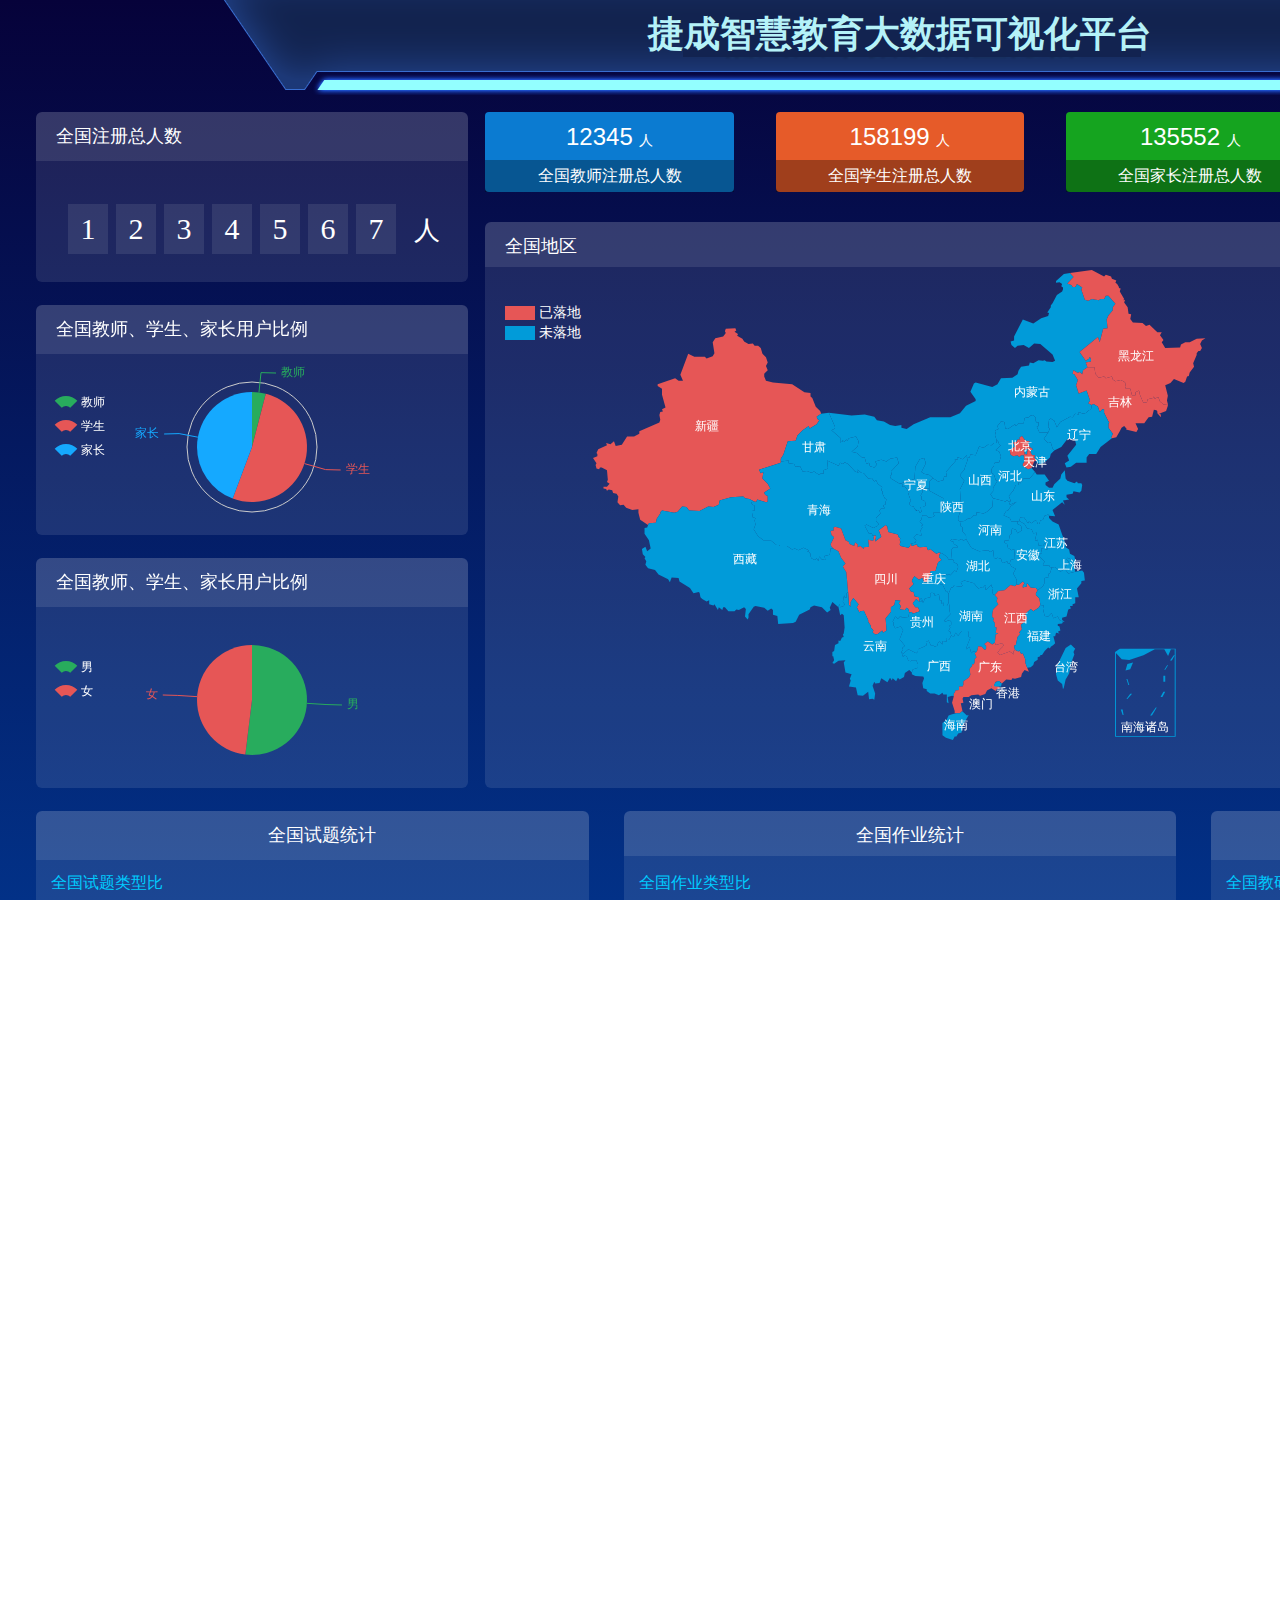
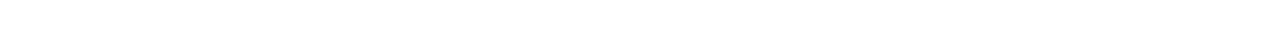
<file: index.html>
<!DOCTYPE html>
<html lang="en">

<head>
    <meta charset="utf-8">
    <meta http-equiv="X-UA-Compatible" content="IE=edge">
    <meta name="viewport" content="width=device-width, initial-scale=1.0">
    <meta name="description" content="ECharts">
    <title>捷成智慧教育大数据可视化平台</title>
    <link type="text/css" rel="stylesheet" href="css/bootstrap.css" >
    <link type="text/css" rel="stylesheet" href="css/base.css" />
    <link type="text/css" rel="stylesheet" href="css/page_02.css" />
	<script src="js/echarts.js"></script>
    <script src="js/echarts.min.js"></script>
    <script src="js/echarts-all.js"></script>
    <script src="js/jquery.min.js"></script>
    <script src="js/num.js"></script>
    <script src="js/ditu.js"></script>
</head>

<body>
    <div class="main_title nt">捷成智慧教育大数据可视化平台</div>
    <div class="con_body">
        <!--    左侧资源    -->
        <div class="con_left">
            <div class="con_top" style="height:170px;">
                <div class="title"><em class="areaId"></em>注册总人数</div>
                <div class="wx_renyuantotle">
                    <p class="totalnum"></p>
                    <ul class="numul" id="totuser"></ul>
                    <span class="ren">人</span>
                </div>
            </div>
            <div class="con_top">
                <div class="title"><em class="areaId"></em>教师、学生、家长用户比例</div>
                <div class="wx_bg_fff">
                    <div id="leixing" class="zongshutu"></div>
                </div>
            </div>
            <div class="con_top">
                <div class="title"><em class="areaId"></em>教师、学生、家长用户比例</div>
                <div class="wx_bg_fff">
                    <div id="sexpercent" class="zongshutu"></div>
                </div>
            </div>
        </div>
        <!--	中间地图	    -->
        <div class="con_middle">
            <div class="big_data_tab_tri_1">
                <div class="tps">
                    <div class="teacher">
                        <p class="tpsnum">
                            <i id="count-number"></i>
                            <span>人</span></p>
                        <p class="wx_toumingtiao"><em class="areaId"></em>教师注册总人数</p>
                    </div>
                    <div class="student">
                        <p class="tpsnum">
                            <i id="count-number2"></i>
                            <span>人</span></p>
                        <p class="wx_toumingtiao"><em class="areaId"></em>学生注册总人数</p>
                    </div>
                    <div class="parent">
                        <p class="tpsnum">
                            <i id="count-number3"></i>
                            <span>人</span>
                        </p>
                        <p class="wx_toumingtiao"><em class="areaId"></em>家长注册总人数</p>
                    </div>

                </div>
            </div>
            <div class="container-fluid">
                <div class="title"><em class="areaId"></em>地区</div>
                <div class="wx_areabiaoshi">
                    <p><span class="wx_hongse"></span> 已落地</p>
                    <p><span class="wx_lanse"></span> 未落地</p>
                </div>
                <!--       中国地图         -->
                <div class="row-fluid example">
                    <div id="graphic">
                        <!--   地图数据绑定到mainMap   -->
                        <div id="mainMap" class="main" style="height: 500px;width:100%;"></div>
                    </div>
                </div>
            </div>
            <div class="clearfix"></div>
        </div>

        <div class="con_right">
            <!-- 资源类型统计 -->
            <div class="con_top">
                <div class="title"><em class="areaId"></em>资源类型比</div>
                <div style="margin-top:40px;">
                    <div id="resouceclass" style="width:100%;height:182px;"></div>
                </div>
            </div>
            <!-- 资源总数 -->
            <div class="con_top" style="padding-left: 15px;">
                <div class="title"><em class="areaId"></em>资源建设总量</div>
                <div class="big_data_tab_tri">
                    <ul class="numul" id="totrece"></ul>
                    <span class="ren">个</span>
                    <div id="resouce" style="width:100%;height:266px;"></div>
                    <div class="clearfix"></div>
                </div>
            </div>

        </div>
    </div>

    <div class="con_body2">
        <div class="con_left">
            <div class="con_top">
                <div class="title"><em class="areaId"></em>试题统计</div>
                <div style="margin-top:40px;">
                    <p class="wx_lan_titi"><em class="areaId"></em>试题类型比</p>
                    <p class="wx_yuan_middle">试题建设总量<br>
                       <span class="wx_lanzi_midd">1000000</span>个
                   </p>
                    <div id="shitibingtu" style="height:300px"></div>
                </div>
                <div style="margin-top:40px;">
                   <p class="wx_lan_titi"><em class="areaId"></em>试题建设总量</p>
                    <div id="shitizhutu" style="height:300px"></div>
                </div>
            </div>
        </div>
        <div class="con_middle">
            <div class="con_top">
                <div class="title"><em class="areaId"></em>作业统计</div>
                <div style="margin-top:40px;">
                   <p class="wx_lan_titi"><em class="areaId"></em>作业类型比</p>
                   <p class="wx_yuan_middle">作业建设总量<br>
                       <span class="wx_lanzi_midd">1000000</span>个
                   </p>
                    <div id="zuoyebingtu" style="height:300px"></div>
                </div>
                <div style="margin-top:40px;">
                   <p class="wx_lan_titi"><em class="areaId"></em>作业建设总量</p>
                    <div id="zuoyezhutu" style="height:300px"></div>
                </div>
            </div>
        </div>
        <div class="con_right">
            <div class="con_top">
                <div class="title"><em class="areaId"></em>教研统计</div>
                <div style="margin-top:40px;">
                   <p class="wx_lan_titi"><em class="areaId"></em>教研类型比</p>
                   <p class="wx_yuan_middle">教研建设总量<br>
                       <span class="wx_lanzi_midd">1000000</span>个
                   </p>
                    <div id="jiaoyanbingtu" style="height:300px;"></div>
                </div>
                <div style="margin-top:40px;">
                   <p class="wx_lan_titi"><em class="areaId"></em>教研建设总量</p>
                    <div id="jiaoyanzhutu" style="height:300px;"></div>
                </div>
            </div>
        </div>
    </div>
    <div class="clearfix"></div>
</body>
<script src="js/chartdata.js"></script>
</html>
</file>
<file: css/base.css>
@charset "UTF-8";
/***********************
/*@charset 'UTF-8';
/**********************
Date：2015-02-05
BuilderVersion：v1.2.0
CopyRight:iflytek_EUED
***********************/
body,div,dl,dt,dd,ul,ol,li,h1,h2,h3,h4,h5,h6,pre,code,form,fieldset,legend,input,textarea,p,blockquote,th,td,hr,button,article,aside,details,figcaption,figure,footer,header,hgroup,menu,nav,section {
    margin:0;
    padding:0;
}
body,button,input,select,textarea {
    font-family:'Microsoft YaHei',arial,SimSun,sans-serif,tahoma;
}
body{
    -webkit-text-size-adjust:none; 
}
input,select,textarea {
    font-size:100%;
}
article,aside,details,figcaption,figure,footer,header,hgroup,menu,nav,section {
    display: block;
}
table {
    border-collapse:collapse;
    border-spacing:0;
}
fieldset,img { 
    border:0 none;
}
iframe {
    display:block;
}
abbr,acronym {
    border:none;
    font-variant:normal;
}
del {
    text-decoration:line-through;
}
address,caption,cite,code,dfn,em,th,var {
    font-style:normal;
    font-weight:500;
}
ol,ul {
    list-style:none;
}
caption,th {
    text-align:left;
}
h1,h2,h3,h4,h5,h6 {
    font-size:100%;
    font-weight:500;
}
q:before,q:after {
    content:'';
}
sub, sup {
    font-size:75%;
    line-height:0;
    position:relative;
    vertical-align:baseline;
}
sup {
    top:-0.5em;
}
sub {
    bottom:-0.25em;
}
ins,a {
    text-decoration:none;
}
.clearfix:before,.clearfix:after {
    content:"";
    display:table;
}
.clearfix:after {
    clear:both;
    overflow:hidden;
}
.clearfix{
    *zoom:1;
}
.fl {
    float:left;
}
.fr {
    float:right;
}
.hidenone{
    display:none;
    visibility:hidden;
}
.hide{
    visibility:hidden;
}
.mt10{
	margin-top:10px;
}
.mt20{
	margin-top:20px;
}
.ml10{
	margin-left:10px;
}
.mr10{
	margin-right:10px;
}
.pt10{
	padding-top:10px;
}
.pl10{
	padding-left:10px;
}
.pr10{
	padding-right:10px;
}
.tc{
	text-align:center;
}
</file>
<file: css/page_02.css>
html{
    background: linear-gradient(to bottom, #06023a 0%,#023187 100%);
    position: absolute;
    top: 0;
    bottom: 0;
    left: 0;
    right: 0;
    overflow: auto;
}

body {
    font-size: 14px;
    color: #333333;
    min-width: 1800px;
    background: linear-gradient(to bottom, #06023a 0%,#023187 100%);
    position: absolute;
    top: 0;
    bottom: 0;
    left: 0;
    right: 0;
    overflow: auto;
    margin-bottom: 0;
}

.con_body,.con_body2 {
    width: 96%;
    margin: 0 auto;
    display: flex;
    flex-wrap: wrap;
    justify-content: space-between;
}

.con_body2 .title{
    text-align: center;
}

.con_body2 .con_middle{
    height:600px;
    width:32%;
    position: relative;
}

.wx_lan_titi{
    color:#00ccff;
    font-size:16px;
    height:40px;
    line-height: 40px;
    border-bottom: 1px dashed #00ccff;
    min-width: 124px;
    margin-bottom: 20px;

}

.wx_yuan_middle{
    position:absolute;
    top:230px;
    left:50%;
    margin-left:-75px;
    color: #fff;
    font-size: 16px;
    text-align:center;
    width:150px;
}

.wx_lanzi_midd{
    color:#fcce10;
    font-size:20px;
}

.con_body2 .con_left{
    height:600px;
    width:32%;
    position: relative;
}

.con_body2 .con_right{
    height:600px;
    width:32%;
    position: relative;
}

.con_body2 .con_right .con_top{
    padding: 12px 15px 30px;
}

.con_middle .con_top {
    padding: 12px 15px 30px;
    background: rgba(255, 255, 255, 0.1);
    border-radius: 6px;
}

.main_title {
    width: 1355px;
    height: 95px;
    margin: 0 auto 17px;
    background: url(../img/main_title_fzbz.png) no-repeat;
    color: #fff;
    font-size: 36px;
    font-weight: bold;
    text-align: center;
    line-height: 68px;
    color: #b5f2f8;
}

.con_body .con_left {
    width: 25%;
    min-width: 410px;
    /*    margin-right: 12px;*/
}

.con_body .con_middle {
    width: 48%;
/*    border: 1px solid #204289;*/
    height: 670px;
    /*    margin-left:1.3%;*/
    min-width: 630px;
}

.con_middle .title{
    height: 45px;
    color: #fff;
    background: rgba(255,255,255,.1);
    position: absolute;
    left: 0;
    top: 0;
    right: 0;
    border-top-left-radius: 6px;
    border-top-right-radius: 6px;
    padding-left: 20px;
    line-height: 49px;
    font-size: 18px;
}

.container-fluid{
    background:rgba(255,255,255,.1);
    margin-top:30px;
    border-radius: 6px;
    position: relative;
}
.con_right {
    width: 25%;
    float: right;
}

.con_top {
    position: relative;
    margin-bottom: 23px;
    width: 100%;
}

.con_bottom {
    position: relative;
    height: 464px;
}

.con_left .con_top {
    padding: 12px 15px 30px;
    background: rgba(255, 255, 255, 0.1);
    border-radius: 6px;
}

.zongshutu {
    height: 200px!important;
}

.numul {
    display: inline-block;
}

.ren {
    color: #fff;
    font-size: 26px;
    margin-left: 10px;
}

.numul li {
    width: 40px;
    height: 50px;
    display: inline-block;
    color: #fff;
    text-align: center;
    line-height: 50px;
    font-size: 30px;
    background: rgba(237, 235, 235, 0.1);
    margin: 0 4px;
    font-family: fantasy;
}

.con_left .con_bottom {
    height: 398px;
    padding: 12px 15px 30px;
    border: 1px solid #204289;
    background: rgba(48, 38, 102, 0.3);
    border-top-right-radius: 6px;
    border-bottom-left-radius: 6px;
    border-bottom-right-radius: 6px;
    margin-top: 58px;
}

.con_right .con_top {
    background: rgba(255, 255, 255, 0.1);
    border-radius: 6px;
    padding:14px;
    position: relative;
}

.con_right .title{
    height: 49px;
    color: #fff;
    background: rgba(255,255,255,.1);
    position: absolute;
    left: 0;
    top: 0;
    right: 0;
    border-top-left-radius: 6px;
    border-top-right-radius: 6px;
    padding-left: 20px;
    line-height: 49px;
    font-size: 18px;
}

.con_right .con_bottom {
    margin-top: 50px;
    height: 460px;
    padding: 1px 15px 20px;
    border: 1px solid #204289;
    background: rgba(48, 38, 102, 0.3);
    border-top-left-radius: 6px;
    border-bottom-left-radius: 6px;
    border-bottom-right-radius: 6px;
}

.con_right .con_bottom.red {
    background: url(../img/con_rb_bg_l_red.png) no-repeat;
}

.con_left .title {
    height: 49px;
    background: rgba(255,255,255,.1);
    line-height: 49px;
    color: #fff;
    font-size: 18px;
    z-index: 20;
    position: absolute;
    left: 0;
    top: 0;
    right: 0;
    border-top-left-radius: 6px;
    border-top-right-radius: 6px;
    padding-left: 20px;
}

.totalnum {
    font-size: 16px;
    color: #fff;
    text-align: left;
    margin-bottom: 20px;
}

.big_data_tab_tri{
    margin-top:58px;
}

.zengzhang {
    color: #fff;
    margin-left: 20px
}

.huanbi {
    color: yellow
}

.tps {
    width: 100%;
    display: flex;
    flex-wrap: wrap;
    justify-content: space-between;
    position: relative;
}

.tps div {
    width: 30%;
    height: 80px;
    position: relative;
    border-radius: 4px;
    cursor: pointer;
}

.tps div.teacher{
    background:#0b7bd1;
}

.tps div.student{
    background:#e65b29;
}

.tps div.parent{
    background:#15a41f;
}

.tpsnum {
    font-size: 24px;
    color:#fff;
    text-align: center;
    line-height: 50px;
}

.wx_toumingtiao{
    text-align: center;
    background:rgba(0,0,0,.3);
    color:#fff;
    position: absolute;
    bottom:0;
    left:0;
    right:0;
    height: 32px;
    line-height: 32px;
    font-size: 16px;
}

.tpsnum span,
.tpsnum em {
    font-size: 14px;
}

.tpsnum i {
    font-style: normal;
    font-size: 24px
}

.zilx {
    height: 500px;
    margin: 10px auto 20px;
}

.upnum {
    width: 10px;
    height: 14px;
    display: inline-block;
    background: url(../img/icon-up-arrow.png);
    margin-right: 2px;
}

.bingtu {
    margin-top: 20px;
}

.wx_bg_fff {
    width: 100%;
    height: 168px;
    margin: 10px 0 10px 0;
}

.wx_renyuantotle {
    margin-top:80px;
    margin-bottom: 20px;
    text-align: center;
}

.container-fluid .example{
    padding: 33px 0;
}

.wx_areabiaoshi{
    position: absolute;
    top:80px;
    left:20px;
    width:80px;
    height:60px;
    color:#fff;
}

.wx_areabiaoshi span{
    display:inline-block;
    width:30px;
    height:14px;
    vertical-align: middle;
}

.wx_areabiaoshi span.wx_hongse{
    background:#e65656;
}

.wx_areabiaoshi span.wx_lanse{
    background:#019bd9;
}
</file>
